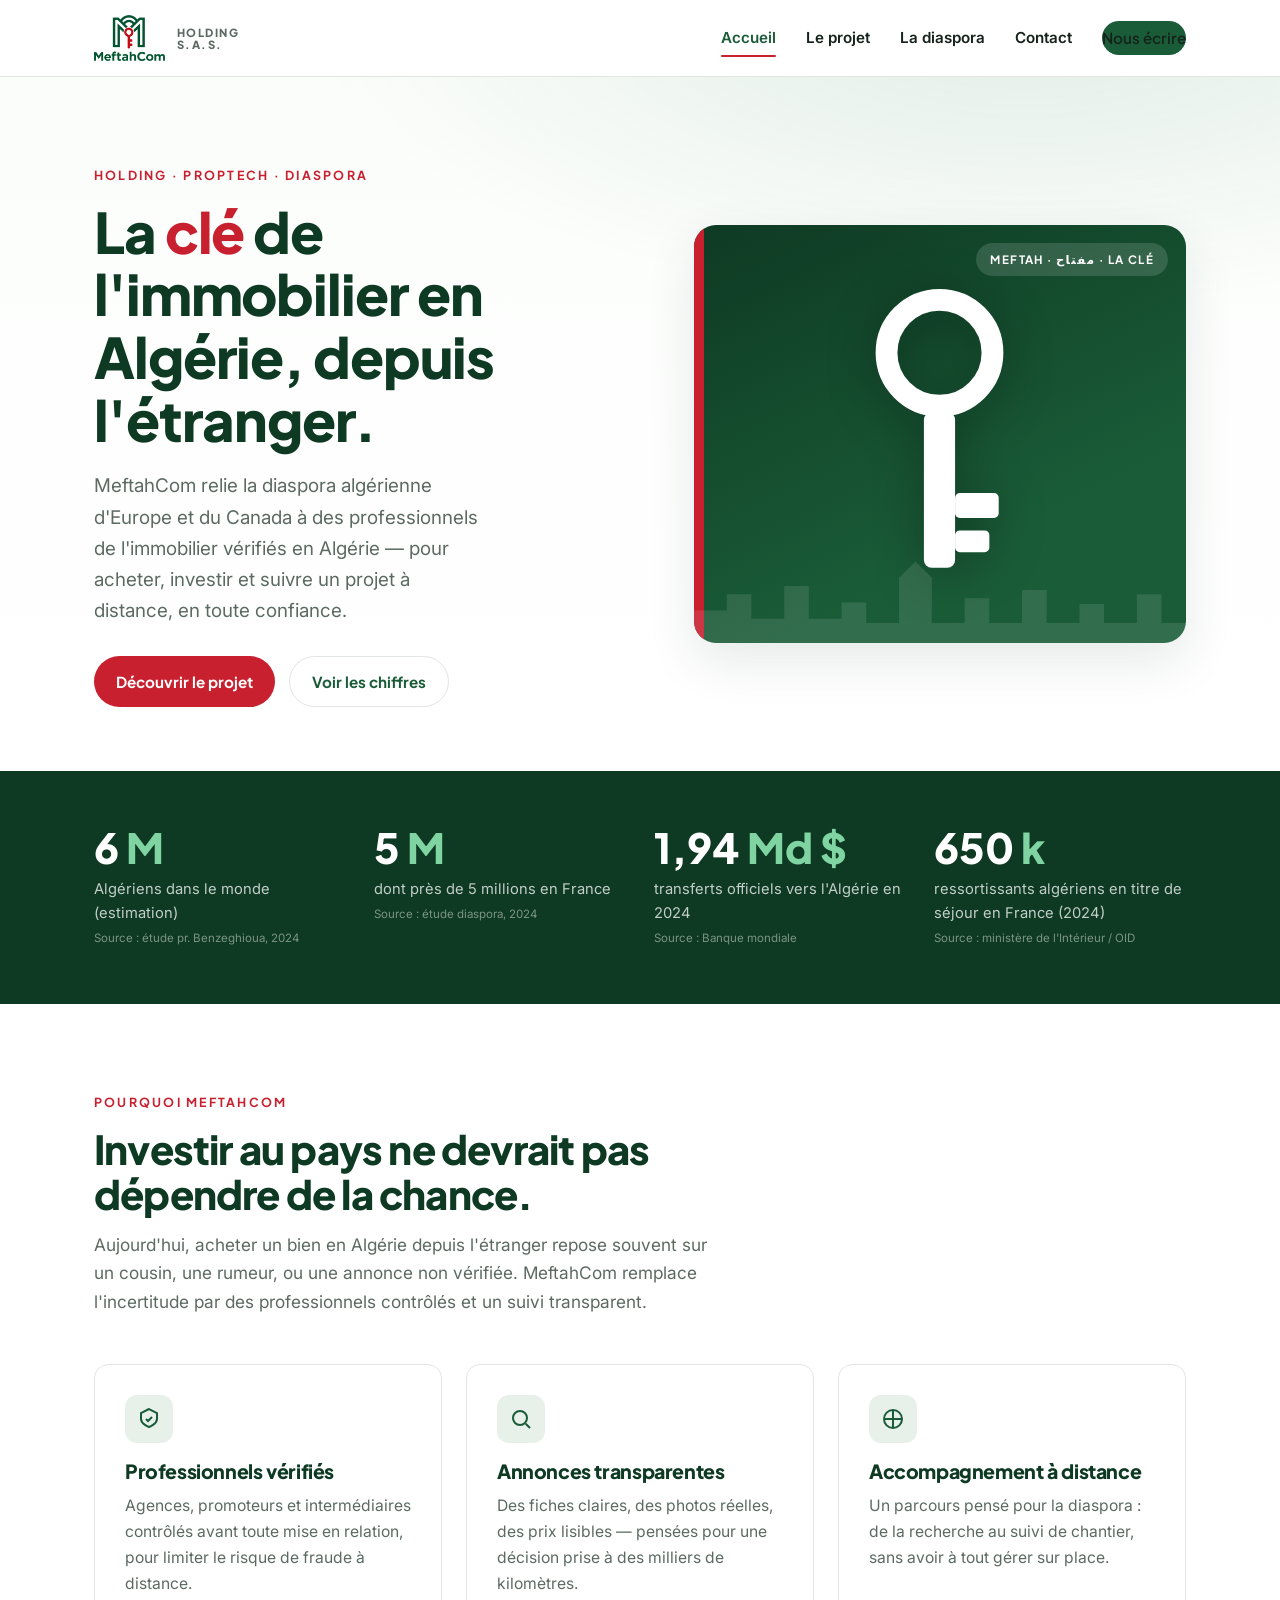
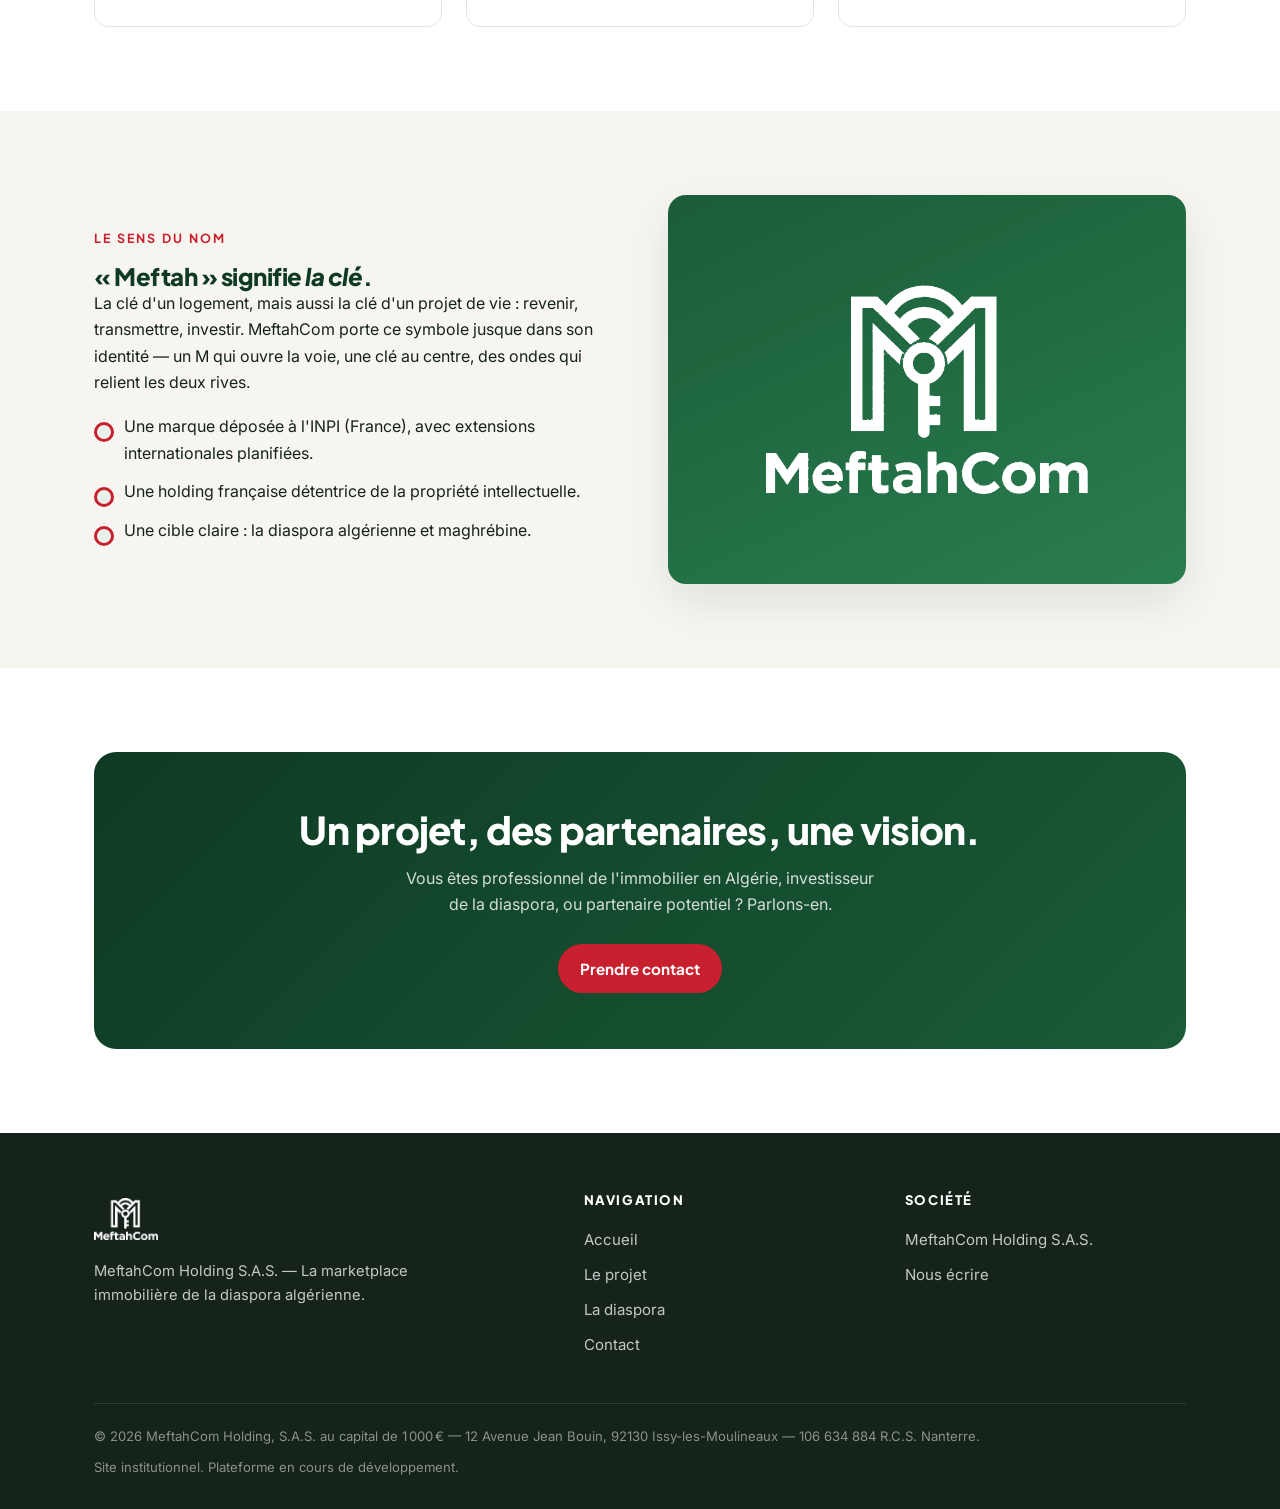
<file: index.html>
<!DOCTYPE html>
<html lang="fr">
<head>
<meta charset="UTF-8">
<meta name="viewport" content="width=device-width, initial-scale=1.0">
<title>MeftahCom Holding — La clé de l'immobilier en Algérie, depuis l'étranger</title>
<meta name="description" content="MeftahCom Holding S.A.S. développe la marketplace immobilière de la diaspora algérienne : acheter, investir et suivre un projet en Algérie depuis l'Europe et le Canada, avec des professionnels vérifiés.">
<link rel="icon" type="image/png" href="assets/logo.png">
<link rel="preconnect" href="https://fonts.googleapis.com">
<link rel="preconnect" href="https://fonts.gstatic.com" crossorigin>
<link href="https://fonts.googleapis.com/css2?family=Plus+Jakarta+Sans:wght@500;700;800&family=Inter:wght@400;500;600&display=swap" rel="stylesheet">
<link rel="stylesheet" href="assets/style.css">
</head>
<body>

<header class="site-header">
  <div class="wrap nav">
    <a class="brand" href="index.html" aria-label="MeftahCom Holding, accueil">
      <img src="assets/logo.png" alt="MeftahCom">
      <span class="holding">Holding<br>S.A.S.</span>
    </a>
    <nav class="nav-links" aria-label="Navigation principale">
      <a href="index.html" aria-current="page">Accueil</a>
      <a href="projet.html">Le projet</a>
      <a href="diaspora.html">La diaspora</a>
      <a href="contact.html">Contact</a>
      <a class="btn btn-primary" href="contact.html">Nous écrire</a>
    </nav>
    <button class="menu-toggle" aria-label="Ouvrir le menu"><span></span><span></span><span></span></button>
  </div>
</header>

<!-- HERO -->
<section class="hero">
  <div class="wrap hero-grid">
    <div class="reveal in">
      <span class="eyebrow">Holding · PropTech · Diaspora</span>
      <h1>La <span class="accent">clé</span> de l'immobilier en Algérie, depuis l'étranger.</h1>
      <p class="lead">MeftahCom relie la diaspora algérienne d'Europe et du Canada à des professionnels de l'immobilier vérifiés en Algérie — pour acheter, investir et suivre un projet à distance, en toute confiance.</p>
      <div class="hero-cta">
        <a class="btn btn-red" href="projet.html">Découvrir le projet</a>
        <a class="btn btn-ghost" href="diaspora.html">Voir les chiffres</a>
      </div>
    </div>
    <div class="hero-visual reveal in" aria-hidden="true">
      <span class="flagstrip"></span>
      <span class="tag">Meftah · مفتاح · la clé</span>
      <!-- clé stylisée -->
      <svg class="keymark" viewBox="0 0 120 200" fill="none" xmlns="http://www.w3.org/2000/svg">
        <circle cx="60" cy="48" r="34" stroke="#ffffff" stroke-width="14"/>
        <rect x="50" y="86" width="20" height="100" rx="5" fill="#ffffff"/>
        <rect x="70" y="138" width="28" height="16" rx="3" fill="#ffffff"/>
        <rect x="70" y="162" width="22" height="14" rx="3" fill="#ffffff"/>
      </svg>
      <!-- skyline Alger stylisée -->
      <svg class="skyline" viewBox="0 0 600 120" preserveAspectRatio="none" xmlns="http://www.w3.org/2000/svg">
        <path d="M0 120 V80 H40 V60 H70 V90 H110 V50 H140 V90 H180 V70 H210 V95 H250 V40 L270 20 L290 40 V95 H330 V65 H360 V95 H400 V55 H430 V95 H470 V72 H500 V95 H540 V60 H570 V95 H600 V120 Z" fill="rgba(255,255,255,0.12)"/>
      </svg>
    </div>
  </div>
</section>

<!-- STATS -->
<section class="stats-band">
  <div class="wrap stats-grid">
    <div class="stat reveal">
      <div class="num" data-count="6" data-suffix=" M">6<span> M</span></div>
      <div class="label">Algériens dans le monde (estimation)</div>
      <div class="src">Source : étude pr. Benzeghioua, 2024</div>
    </div>
    <div class="stat reveal">
      <div class="num" data-count="5" data-suffix=" M">5<span> M</span></div>
      <div class="label">dont près de 5 millions en France</div>
      <div class="src">Source : étude diaspora, 2024</div>
    </div>
    <div class="stat reveal">
      <div class="num" data-count="1.94" data-decimals="2" data-suffix=" Md $">1,94<span> Md $</span></div>
      <div class="label">transferts officiels vers l'Algérie en 2024</div>
      <div class="src">Source : Banque mondiale</div>
    </div>
    <div class="stat reveal">
      <div class="num" data-count="650" data-suffix=" k">650<span> k</span></div>
      <div class="label">ressortissants algériens en titre de séjour en France (2024)</div>
      <div class="src">Source : ministère de l'Intérieur / OID</div>
    </div>
  </div>
</section>

<!-- PROBLÈME / VALEUR -->
<section class="section">
  <div class="wrap">
    <div class="section-head reveal">
      <span class="eyebrow">Pourquoi MeftahCom</span>
      <h2>Investir au pays ne devrait pas dépendre de la chance.</h2>
      <p>Aujourd'hui, acheter un bien en Algérie depuis l'étranger repose souvent sur un cousin, une rumeur, ou une annonce non vérifiée. MeftahCom remplace l'incertitude par des professionnels contrôlés et un suivi transparent.</p>
    </div>
    <div class="cards">
      <div class="card reveal">
        <div class="ico" aria-hidden="true">
          <svg width="24" height="24" fill="none" stroke="currentColor" stroke-width="2"><path d="M12 2 4 6v6c0 5 8 8 8 8s8-3 8-8V6l-8-4Z"/><path d="m9 12 2 2 4-4"/></svg>
        </div>
        <h3>Professionnels vérifiés</h3>
        <p>Agences, promoteurs et intermédiaires contrôlés avant toute mise en relation, pour limiter le risque de fraude à distance.</p>
      </div>
      <div class="card reveal">
        <div class="ico" aria-hidden="true">
          <svg width="24" height="24" fill="none" stroke="currentColor" stroke-width="2"><circle cx="11" cy="11" r="7"/><path d="m21 21-4.3-4.3"/></svg>
        </div>
        <h3>Annonces transparentes</h3>
        <p>Des fiches claires, des photos réelles, des prix lisibles — pensées pour une décision prise à des milliers de kilomètres.</p>
      </div>
      <div class="card reveal">
        <div class="ico" aria-hidden="true">
          <svg width="24" height="24" fill="none" stroke="currentColor" stroke-width="2"><path d="M3 12h18"/><path d="M12 3v18"/><circle cx="12" cy="12" r="9"/></svg>
        </div>
        <h3>Accompagnement à distance</h3>
        <p>Un parcours pensé pour la diaspora : de la recherche au suivi de chantier, sans avoir à tout gérer sur place.</p>
      </div>
    </div>
  </div>
</section>

<!-- SPLIT MARQUE -->
<section class="section alt">
  <div class="wrap split">
    <div class="reveal">
      <span class="eyebrow">Le sens du nom</span>
      <h2>« Meftah » signifie <em>la clé</em>.</h2>
      <p>La clé d'un logement, mais aussi la clé d'un projet de vie : revenir, transmettre, investir. MeftahCom porte ce symbole jusque dans son identité — un M qui ouvre la voie, une clé au centre, des ondes qui relient les deux rives.</p>
      <ul>
        <li>Une marque déposée à l'INPI (France), avec extensions internationales planifiées.</li>
        <li>Une holding française détentrice de la propriété intellectuelle.</li>
        <li>Une cible claire : la diaspora algérienne et maghrébine.</li>
      </ul>
    </div>
    <div class="panel reveal" aria-hidden="true" style="display:flex;align-items:center;justify-content:center;">
      <img src="assets/logo-blanc.png" alt="" style="width:62%;">
    </div>
  </div>
</section>

<!-- CTA -->
<section class="section">
  <div class="wrap">
    <div class="cta-band reveal">
      <h2>Un projet, des partenaires, une vision.</h2>
      <p>Vous êtes professionnel de l'immobilier en Algérie, investisseur de la diaspora, ou partenaire potentiel ? Parlons-en.</p>
      <a class="btn btn-red" href="contact.html">Prendre contact</a>
    </div>
  </div>
</section>

<!-- FOOTER -->
<footer class="site-footer">
  <div class="wrap">
    <div class="footer-grid">
      <div class="footer-brand">
        <a class="brand" href="index.html"><img src="assets/logo-blanc.png" alt="MeftahCom" style="height:42px;"></a>
        <p>MeftahCom Holding S.A.S. — La marketplace immobilière de la diaspora algérienne.</p>
      </div>
      <div>
        <h4>Navigation</h4>
        <a href="index.html">Accueil</a>
        <a href="projet.html">Le projet</a>
        <a href="diaspora.html">La diaspora</a>
        <a href="contact.html">Contact</a>
      </div>
      <div>
        <h4>Société</h4>
        <a href="projet.html#societe">MeftahCom Holding S.A.S.</a>
        <a href="contact.html">Nous écrire</a>
      </div>
    </div>
    <div class="legal">
      <span>© <span id="year">2026</span> MeftahCom Holding, S.A.S. au capital de 1 000 € — 12 Avenue Jean Bouin, 92130 Issy-les-Moulineaux — 106 634 884 R.C.S. Nanterre.</span>
      <span>Site institutionnel. Plateforme en cours de développement.</span>
    </div>
  </div>
</footer>

<script src="assets/main.js"></script>
</body>
</html>
</file>
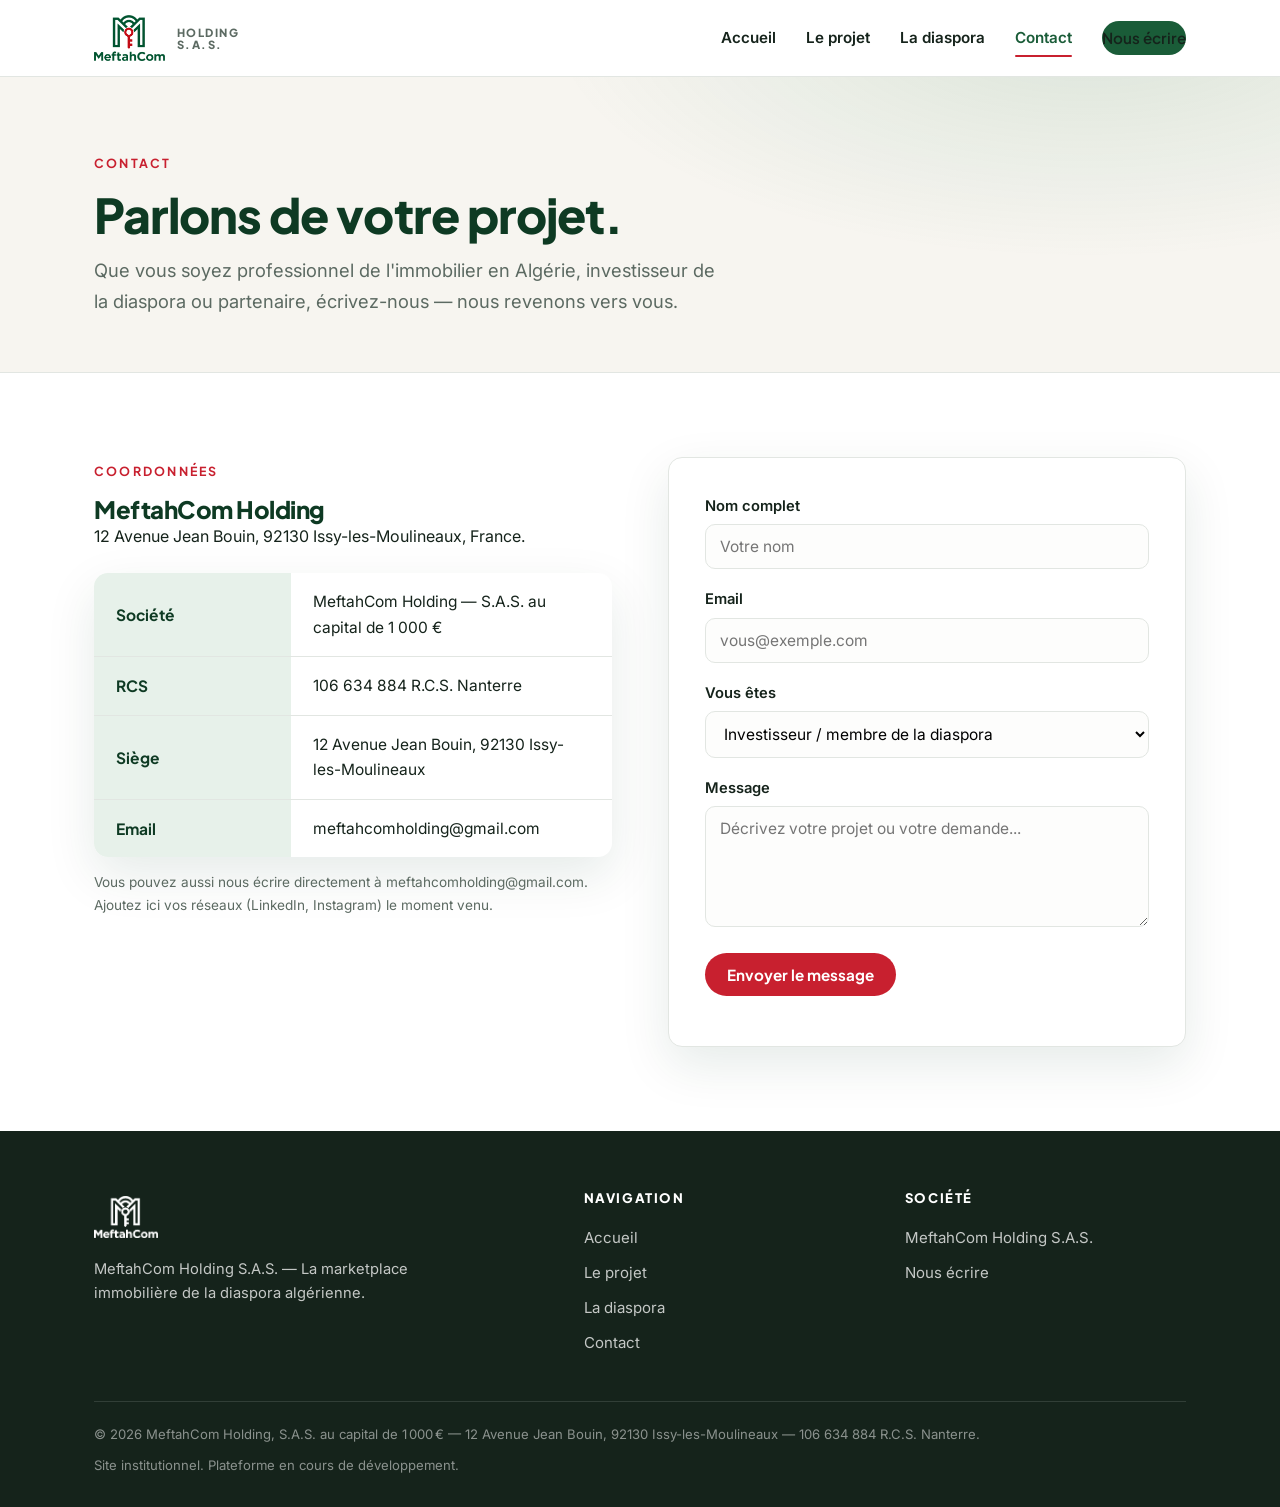
<file: contact.html>
<!DOCTYPE html>
<html lang="fr">
<head>
<meta charset="UTF-8">
<meta name="viewport" content="width=device-width, initial-scale=1.0">
<title>Contact — MeftahCom Holding S.A.S.</title>
<meta name="description" content="Contactez MeftahCom Holding : professionnels de l'immobilier en Algérie, investisseurs de la diaspora, partenaires.">
<link rel="icon" type="image/png" href="assets/logo.png">
<link rel="preconnect" href="https://fonts.googleapis.com">
<link rel="preconnect" href="https://fonts.gstatic.com" crossorigin>
<link href="https://fonts.googleapis.com/css2?family=Plus+Jakarta+Sans:wght@500;700;800&family=Inter:wght@400;500;600&display=swap" rel="stylesheet">
<link rel="stylesheet" href="assets/style.css">
</head>
<body>

<header class="site-header">
  <div class="wrap nav">
    <a class="brand" href="index.html" aria-label="MeftahCom Holding, accueil">
      <img src="assets/logo.png" alt="MeftahCom">
      <span class="holding">Holding<br>S.A.S.</span>
    </a>
    <nav class="nav-links" aria-label="Navigation principale">
      <a href="index.html">Accueil</a>
      <a href="projet.html">Le projet</a>
      <a href="diaspora.html">La diaspora</a>
      <a href="contact.html" aria-current="page">Contact</a>
      <a class="btn btn-primary" href="contact.html">Nous écrire</a>
    </nav>
    <button class="menu-toggle" aria-label="Ouvrir le menu"><span></span><span></span><span></span></button>
  </div>
</header>

<section class="page-hero">
  <div class="wrap reveal in">
    <span class="eyebrow">Contact</span>
    <h1>Parlons de votre projet.</h1>
    <p>Que vous soyez professionnel de l'immobilier en Algérie, investisseur de la diaspora ou partenaire, écrivez-nous — nous revenons vers vous.</p>
  </div>
</section>

<section class="section">
  <div class="wrap split" style="align-items:start;">
    <div class="reveal">
      <span class="eyebrow">Coordonnées</span>
      <h2>MeftahCom Holding</h2>
      <p>12 Avenue Jean Bouin, 92130 Issy-les-Moulineaux, France.</p>
      <table class="info-table" style="margin-top:24px;">
        <tr><th>Société</th><td>MeftahCom Holding — S.A.S. au capital de 1 000 €</td></tr>
        <tr><th>RCS</th><td>106 634 884 R.C.S. Nanterre</td></tr>
        <tr><th>Siège</th><td>12 Avenue Jean Bouin, 92130 Issy-les-Moulineaux</td></tr>
        <tr><th>Email</th><td><a href="mailto:meftahcomholding@gmail.com">meftahcomholding@gmail.com</a></td></tr>
      </table>
      <p class="note">Vous pouvez aussi nous écrire directement à <a href="mailto:meftahcomholding@gmail.com">meftahcomholding@gmail.com</a>. Ajoutez ici vos réseaux (LinkedIn, Instagram) le moment venu.</p>
    </div>

    <div class="reveal">
      <div class="form-card">
        <form id="contact-form">
          <div class="field">
            <label for="name">Nom complet</label>
            <input id="name" name="name" type="text" required autocomplete="name" placeholder="Votre nom">
          </div>
          <div class="field">
            <label for="email">Email</label>
            <input id="email" name="email" type="email" required autocomplete="email" placeholder="vous@exemple.com">
          </div>
          <div class="field">
            <label for="profile">Vous êtes</label>
            <select id="profile" name="profile">
              <option>Investisseur / membre de la diaspora</option>
              <option>Professionnel de l'immobilier en Algérie</option>
              <option>Partenaire potentiel</option>
              <option>Autre</option>
            </select>
          </div>
          <div class="field">
            <label for="message">Message</label>
            <textarea id="message" name="message" rows="5" required placeholder="Décrivez votre projet ou votre demande..."></textarea>
          </div>
          <button class="btn btn-red" type="submit">Envoyer le message</button>
          <p class="note" id="form-msg" role="status"></p>
        </form>
      </div>
    </div>
  </div>
</section>

<footer class="site-footer">
  <div class="wrap">
    <div class="footer-grid">
      <div class="footer-brand">
        <a class="brand" href="index.html"><img src="assets/logo-blanc.png" alt="MeftahCom" style="height:42px;"></a>
        <p>MeftahCom Holding S.A.S. — La marketplace immobilière de la diaspora algérienne.</p>
      </div>
      <div><h4>Navigation</h4><a href="index.html">Accueil</a><a href="projet.html">Le projet</a><a href="diaspora.html">La diaspora</a><a href="contact.html">Contact</a></div>
      <div><h4>Société</h4><a href="projet.html#societe">MeftahCom Holding S.A.S.</a><a href="contact.html">Nous écrire</a></div>
    </div>
    <div class="legal">
      <span>© <span id="year">2026</span> MeftahCom Holding, S.A.S. au capital de 1 000 € — 12 Avenue Jean Bouin, 92130 Issy-les-Moulineaux — 106 634 884 R.C.S. Nanterre.</span>
      <span>Site institutionnel. Plateforme en cours de développement.</span>
    </div>
  </div>
</footer>

<script src="assets/main.js"></script>
</body>
</html>
</file>
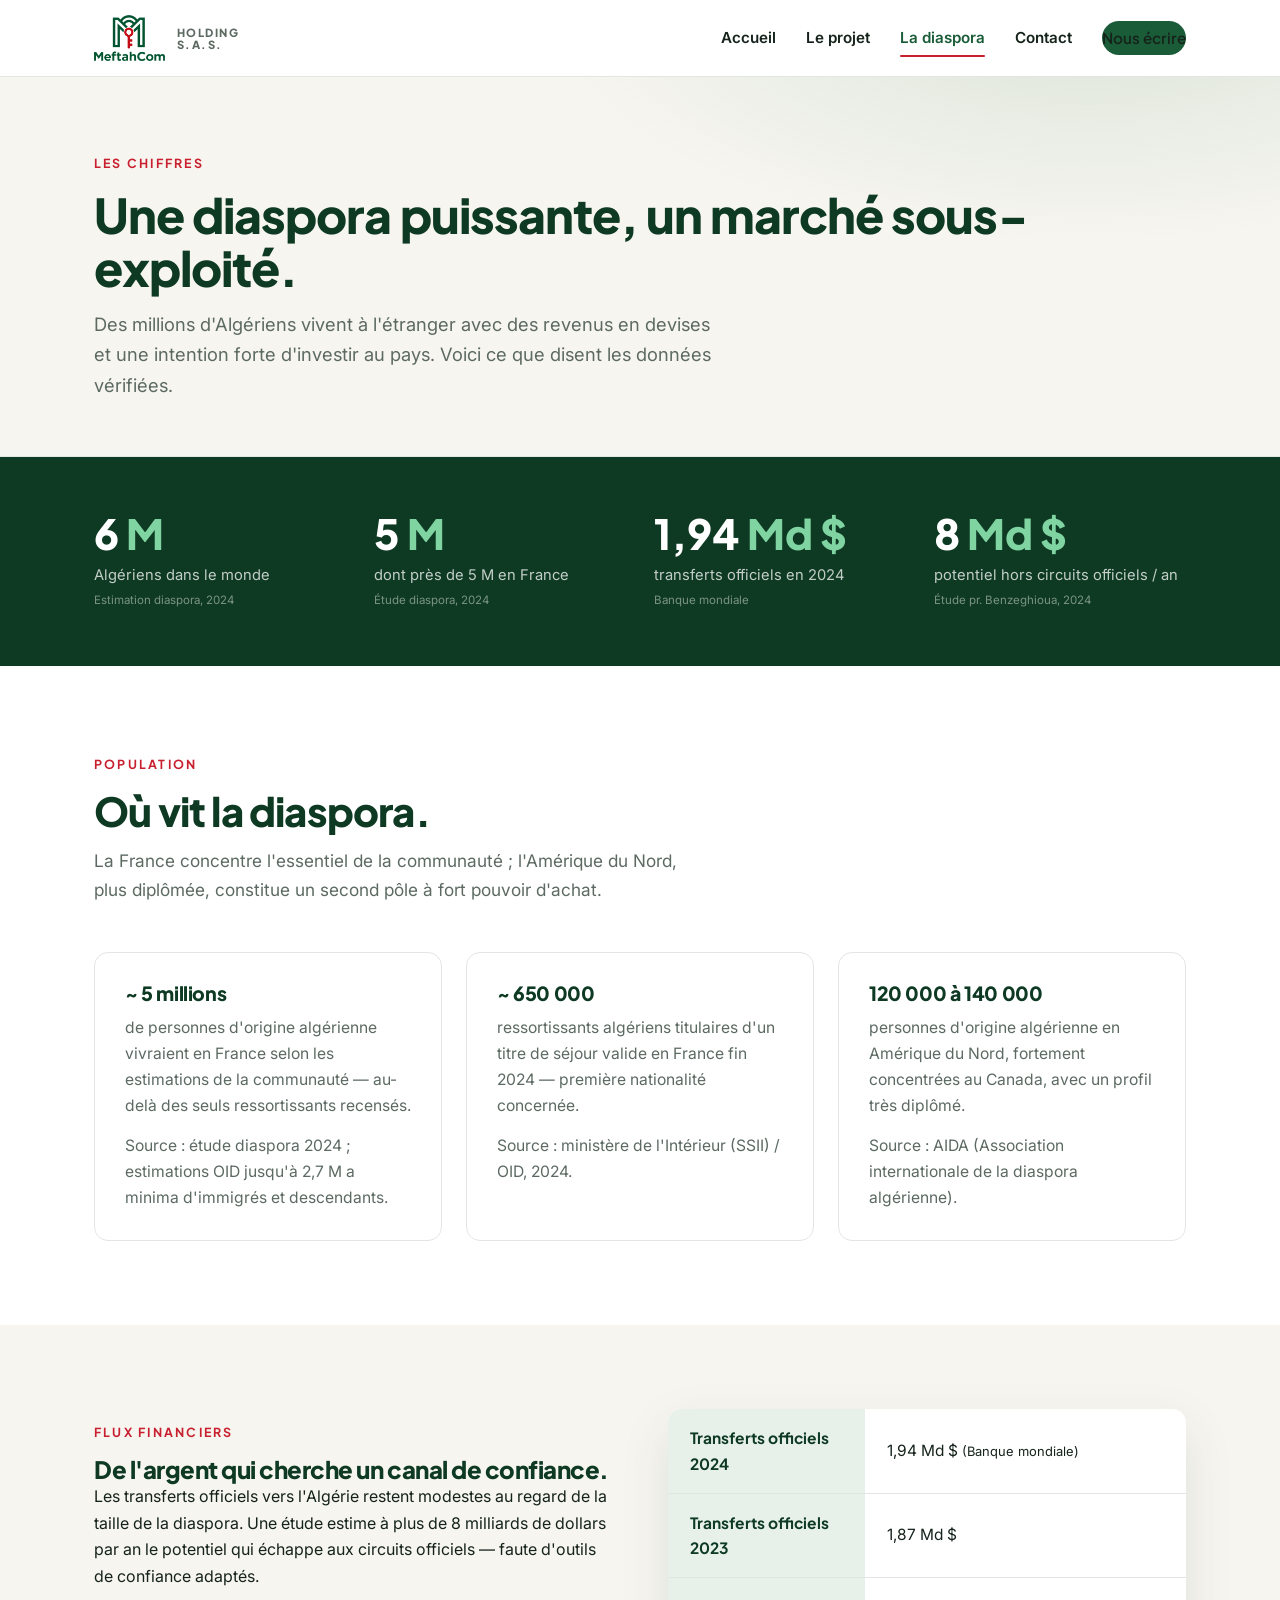
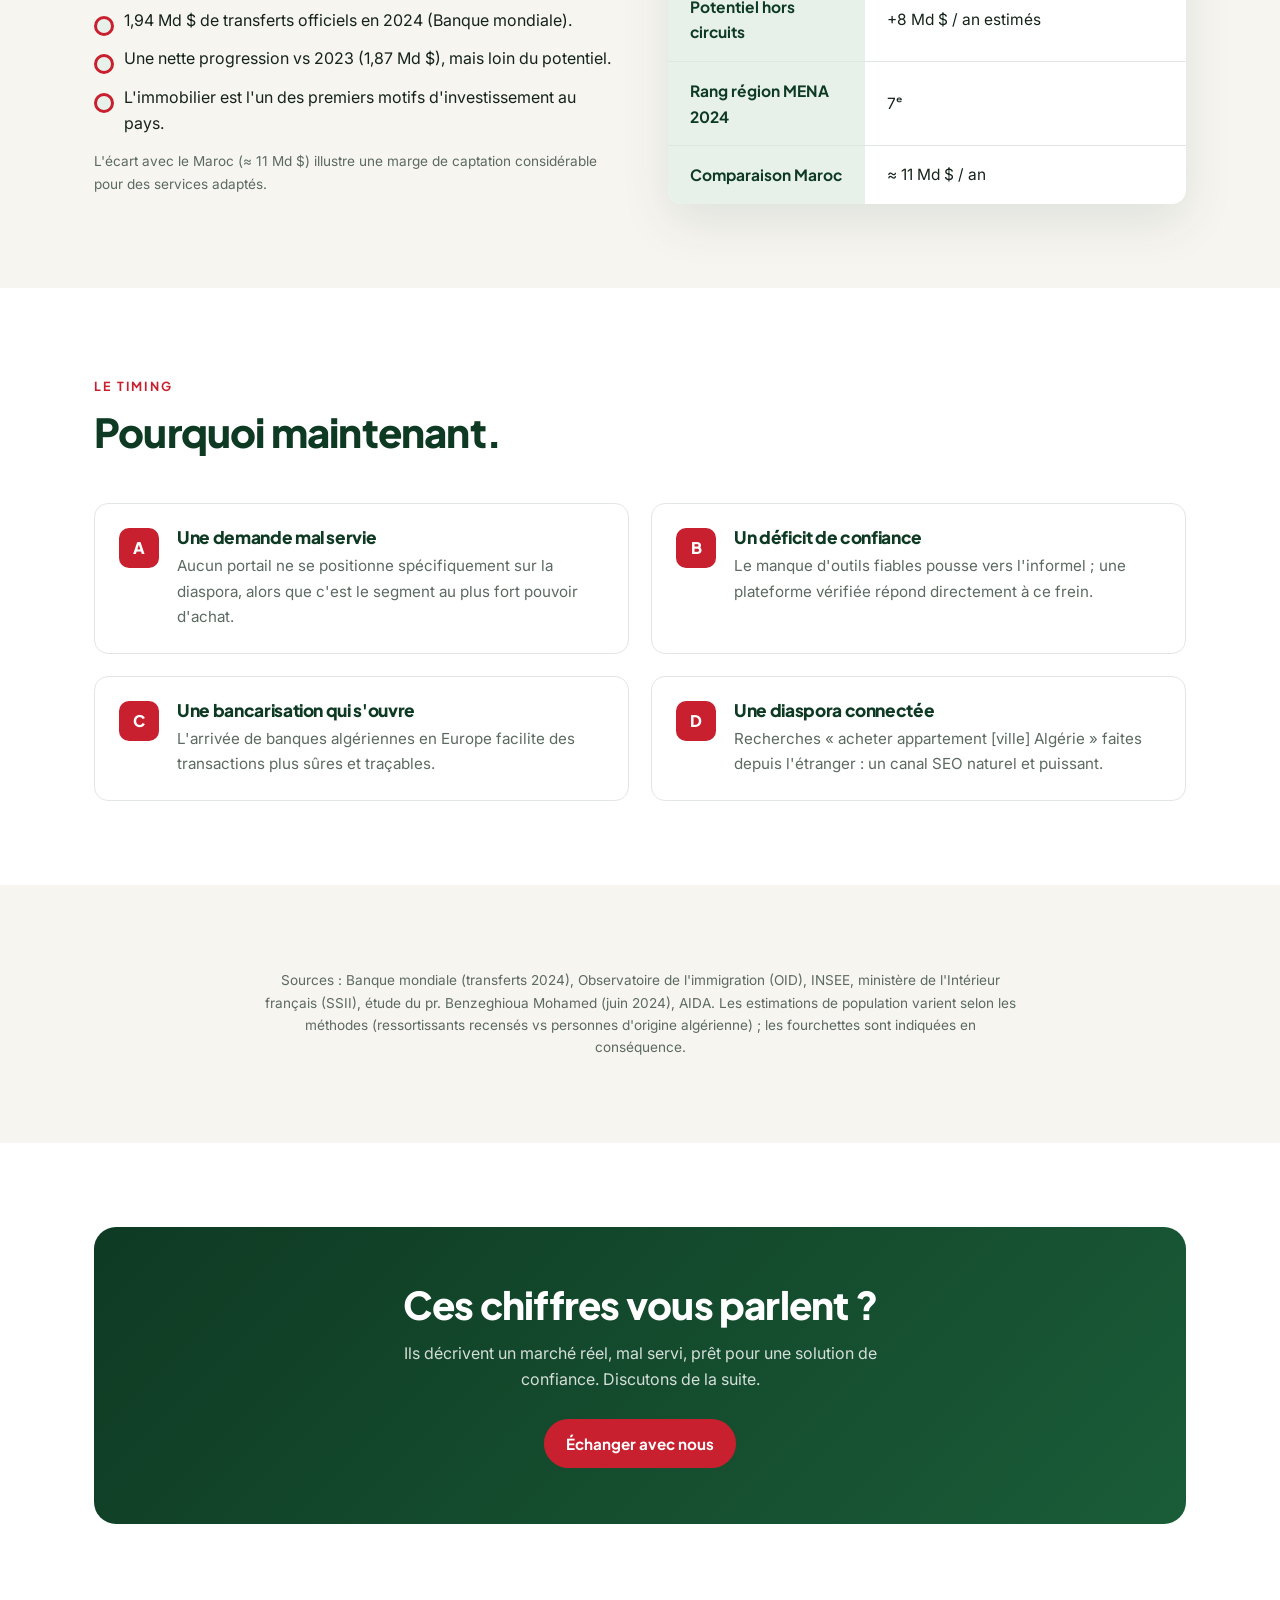
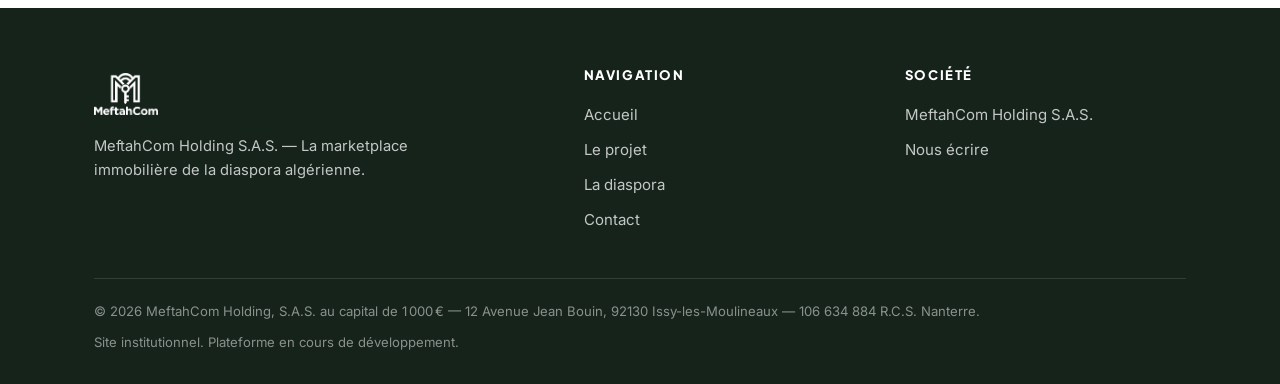
<file: diaspora.html>
<!DOCTYPE html>
<html lang="fr">
<head>
<meta charset="UTF-8">
<meta name="viewport" content="width=device-width, initial-scale=1.0">
<title>La diaspora algérienne en chiffres — MeftahCom Holding</title>
<meta name="description" content="Données vérifiées sur la diaspora algérienne : population, transferts de fonds, présence en France et au Canada. Sources Banque mondiale, OID, INSEE.">
<link rel="icon" type="image/png" href="assets/logo.png">
<link rel="preconnect" href="https://fonts.googleapis.com">
<link rel="preconnect" href="https://fonts.gstatic.com" crossorigin>
<link href="https://fonts.googleapis.com/css2?family=Plus+Jakarta+Sans:wght@500;700;800&family=Inter:wght@400;500;600&display=swap" rel="stylesheet">
<link rel="stylesheet" href="assets/style.css">
</head>
<body>

<header class="site-header">
  <div class="wrap nav">
    <a class="brand" href="index.html" aria-label="MeftahCom Holding, accueil">
      <img src="assets/logo.png" alt="MeftahCom">
      <span class="holding">Holding<br>S.A.S.</span>
    </a>
    <nav class="nav-links" aria-label="Navigation principale">
      <a href="index.html">Accueil</a>
      <a href="projet.html">Le projet</a>
      <a href="diaspora.html" aria-current="page">La diaspora</a>
      <a href="contact.html">Contact</a>
      <a class="btn btn-primary" href="contact.html">Nous écrire</a>
    </nav>
    <button class="menu-toggle" aria-label="Ouvrir le menu"><span></span><span></span><span></span></button>
  </div>
</header>

<section class="page-hero">
  <div class="wrap reveal in">
    <span class="eyebrow">Les chiffres</span>
    <h1>Une diaspora puissante, un marché sous-exploité.</h1>
    <p>Des millions d'Algériens vivent à l'étranger avec des revenus en devises et une intention forte d'investir au pays. Voici ce que disent les données vérifiées.</p>
  </div>
</section>

<!-- BANDEAU STATS -->
<section class="stats-band">
  <div class="wrap stats-grid">
    <div class="stat reveal"><div class="num" data-count="6" data-suffix=" M">6<span> M</span></div><div class="label">Algériens dans le monde</div><div class="src">Estimation diaspora, 2024</div></div>
    <div class="stat reveal"><div class="num" data-count="5" data-suffix=" M">5<span> M</span></div><div class="label">dont près de 5 M en France</div><div class="src">Étude diaspora, 2024</div></div>
    <div class="stat reveal"><div class="num" data-count="1.94" data-decimals="2" data-suffix=" Md $">1,94<span> Md $</span></div><div class="label">transferts officiels en 2024</div><div class="src">Banque mondiale</div></div>
    <div class="stat reveal"><div class="num" data-count="8" data-suffix=" Md $">8<span> Md $</span></div><div class="label">potentiel hors circuits officiels / an</div><div class="src">Étude pr. Benzeghioua, 2024</div></div>
  </div>
</section>

<!-- DÉTAIL -->
<section class="section">
  <div class="wrap">
    <div class="section-head reveal">
      <span class="eyebrow">Population</span>
      <h2>Où vit la diaspora.</h2>
      <p>La France concentre l'essentiel de la communauté ; l'Amérique du Nord, plus diplômée, constitue un second pôle à fort pouvoir d'achat.</p>
    </div>
    <div class="cards">
      <div class="card reveal">
        <h3>~ 5 millions</h3>
        <p>de personnes d'origine algérienne vivraient en France selon les estimations de la communauté — au-delà des seuls ressortissants recensés.</p>
        <p class="note">Source : étude diaspora 2024 ; estimations OID jusqu'à 2,7 M a minima d'immigrés et descendants.</p>
      </div>
      <div class="card reveal">
        <h3>~ 650 000</h3>
        <p>ressortissants algériens titulaires d'un titre de séjour valide en France fin 2024 — première nationalité concernée.</p>
        <p class="note">Source : ministère de l'Intérieur (SSII) / OID, 2024.</p>
      </div>
      <div class="card reveal">
        <h3>120 000 à 140 000</h3>
        <p>personnes d'origine algérienne en Amérique du Nord, fortement concentrées au Canada, avec un profil très diplômé.</p>
        <p class="note">Source : AIDA (Association internationale de la diaspora algérienne).</p>
      </div>
    </div>
  </div>
</section>

<!-- TRANSFERTS -->
<section class="section alt">
  <div class="wrap split">
    <div class="reveal">
      <span class="eyebrow">Flux financiers</span>
      <h2>De l'argent qui cherche un canal de confiance.</h2>
      <p>Les transferts officiels vers l'Algérie restent modestes au regard de la taille de la diaspora. Une étude estime à plus de 8 milliards de dollars par an le potentiel qui échappe aux circuits officiels — faute d'outils de confiance adaptés.</p>
      <ul>
        <li>1,94 Md $ de transferts officiels en 2024 (Banque mondiale).</li>
        <li>Une nette progression vs 2023 (1,87 Md $), mais loin du potentiel.</li>
        <li>L'immobilier est l'un des premiers motifs d'investissement au pays.</li>
      </ul>
      <p class="note">L'écart avec le Maroc (≈ 11 Md $) illustre une marge de captation considérable pour des services adaptés.</p>
    </div>
    <div class="reveal">
      <table class="info-table">
        <tr><th>Transferts officiels 2024</th><td>1,94 Md $ <small>(Banque mondiale)</small></td></tr>
        <tr><th>Transferts officiels 2023</th><td>1,87 Md $</td></tr>
        <tr><th>Potentiel hors circuits</th><td>+8 Md $ / an estimés</td></tr>
        <tr><th>Rang région MENA 2024</th><td>7ᵉ</td></tr>
        <tr><th>Comparaison Maroc</th><td>≈ 11 Md $ / an</td></tr>
      </table>
    </div>
  </div>
</section>

<!-- POURQUOI MAINTENANT -->
<section class="section">
  <div class="wrap">
    <div class="section-head reveal">
      <span class="eyebrow">Le timing</span>
      <h2>Pourquoi maintenant.</h2>
    </div>
    <div class="steps">
      <div class="step reveal"><div class="n">A</div><div><h3>Une demande mal servie</h3><p>Aucun portail ne se positionne spécifiquement sur la diaspora, alors que c'est le segment au plus fort pouvoir d'achat.</p></div></div>
      <div class="step reveal"><div class="n">B</div><div><h3>Un déficit de confiance</h3><p>Le manque d'outils fiables pousse vers l'informel ; une plateforme vérifiée répond directement à ce frein.</p></div></div>
      <div class="step reveal"><div class="n">C</div><div><h3>Une bancarisation qui s'ouvre</h3><p>L'arrivée de banques algériennes en Europe facilite des transactions plus sûres et traçables.</p></div></div>
      <div class="step reveal"><div class="n">D</div><div><h3>Une diaspora connectée</h3><p>Recherches « acheter appartement [ville] Algérie » faites depuis l'étranger : un canal SEO naturel et puissant.</p></div></div>
    </div>
  </div>
</section>

<section class="section alt">
  <div class="wrap">
    <p class="note reveal" style="max-width:760px;margin:0 auto;text-align:center;">
      Sources : Banque mondiale (transferts 2024), Observatoire de l'immigration (OID), INSEE, ministère de l'Intérieur français (SSII), étude du pr. Benzeghioua Mohamed (juin 2024), AIDA. Les estimations de population varient selon les méthodes (ressortissants recensés vs personnes d'origine algérienne) ; les fourchettes sont indiquées en conséquence.
    </p>
  </div>
</section>

<section class="section">
  <div class="wrap">
    <div class="cta-band reveal">
      <h2>Ces chiffres vous parlent ?</h2>
      <p>Ils décrivent un marché réel, mal servi, prêt pour une solution de confiance. Discutons de la suite.</p>
      <a class="btn btn-red" href="contact.html">Échanger avec nous</a>
    </div>
  </div>
</section>

<footer class="site-footer">
  <div class="wrap">
    <div class="footer-grid">
      <div class="footer-brand">
        <a class="brand" href="index.html"><img src="assets/logo-blanc.png" alt="MeftahCom" style="height:42px;"></a>
        <p>MeftahCom Holding S.A.S. — La marketplace immobilière de la diaspora algérienne.</p>
      </div>
      <div><h4>Navigation</h4><a href="index.html">Accueil</a><a href="projet.html">Le projet</a><a href="diaspora.html">La diaspora</a><a href="contact.html">Contact</a></div>
      <div><h4>Société</h4><a href="projet.html#societe">MeftahCom Holding S.A.S.</a><a href="contact.html">Nous écrire</a></div>
    </div>
    <div class="legal">
      <span>© <span id="year">2026</span> MeftahCom Holding, S.A.S. au capital de 1 000 € — 12 Avenue Jean Bouin, 92130 Issy-les-Moulineaux — 106 634 884 R.C.S. Nanterre.</span>
      <span>Site institutionnel. Plateforme en cours de développement.</span>
    </div>
  </div>
</footer>

<script src="assets/main.js"></script>
</body>
</html>
</file>
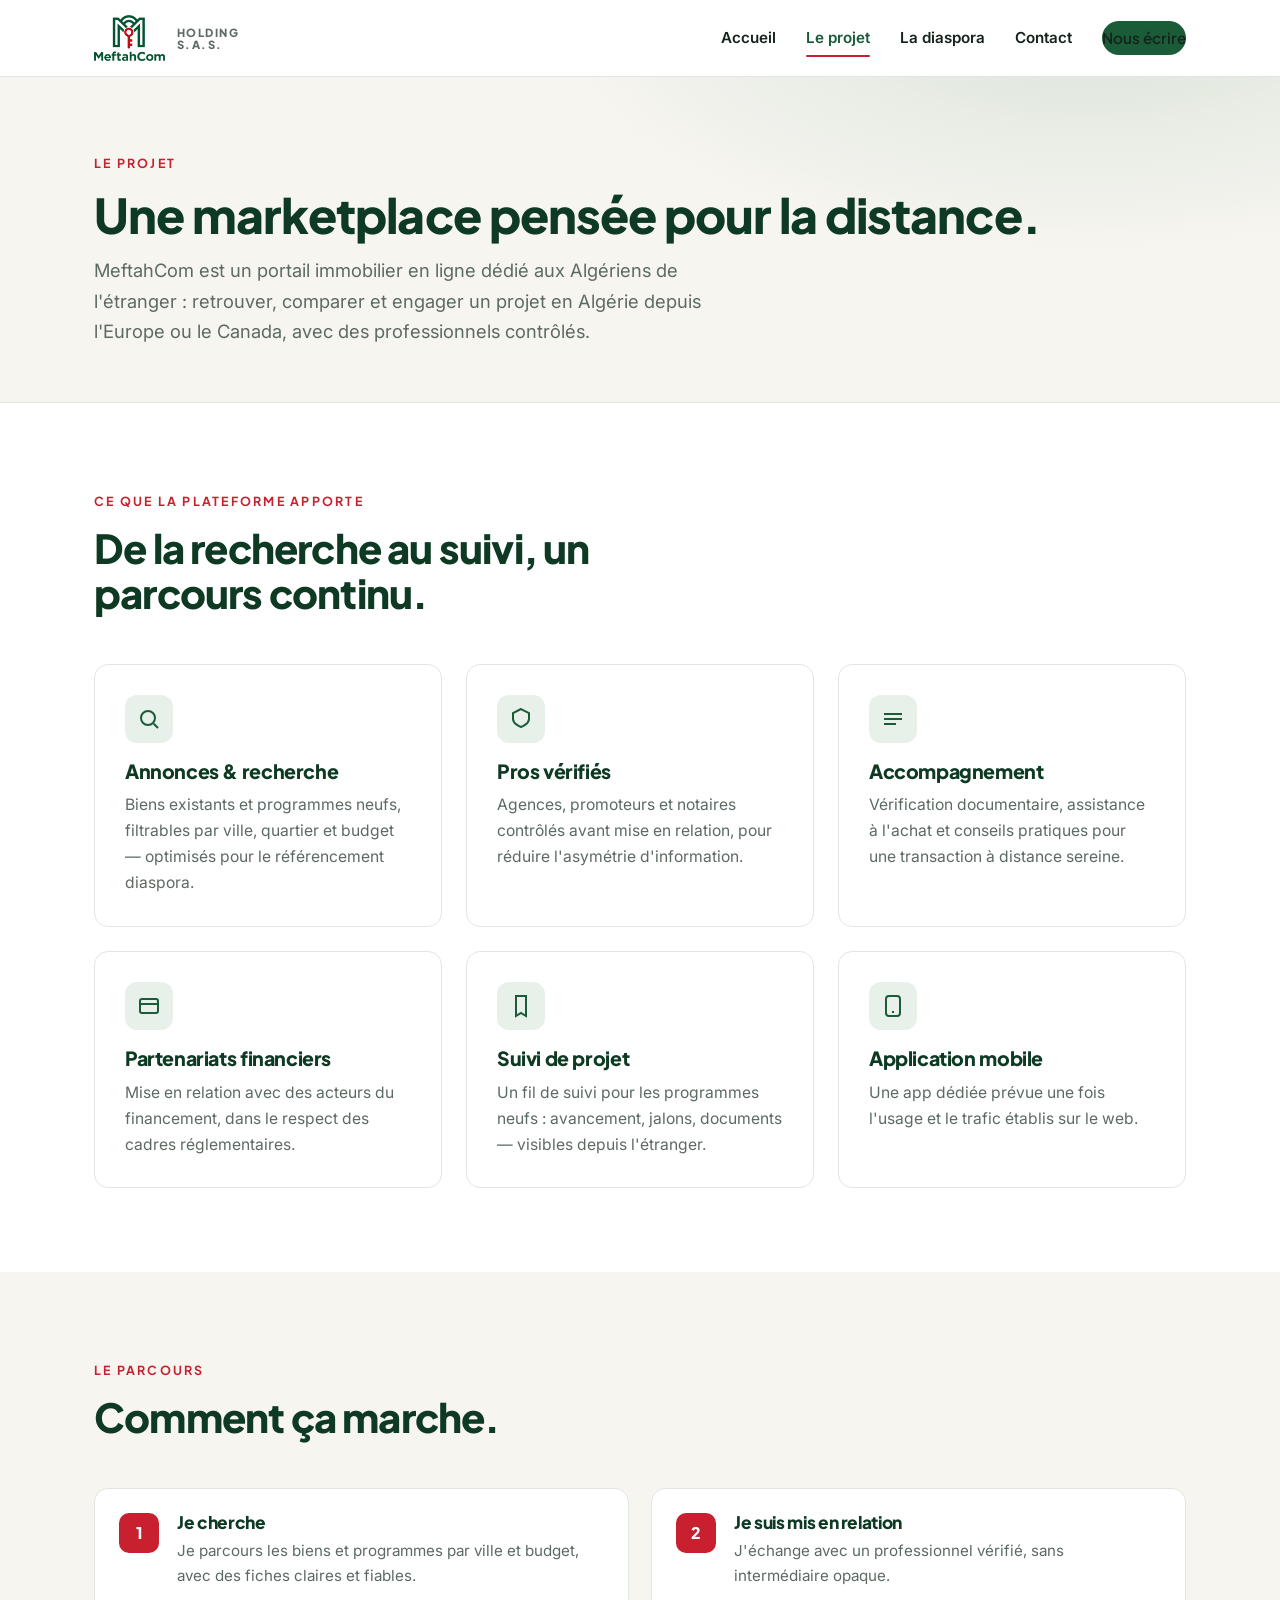
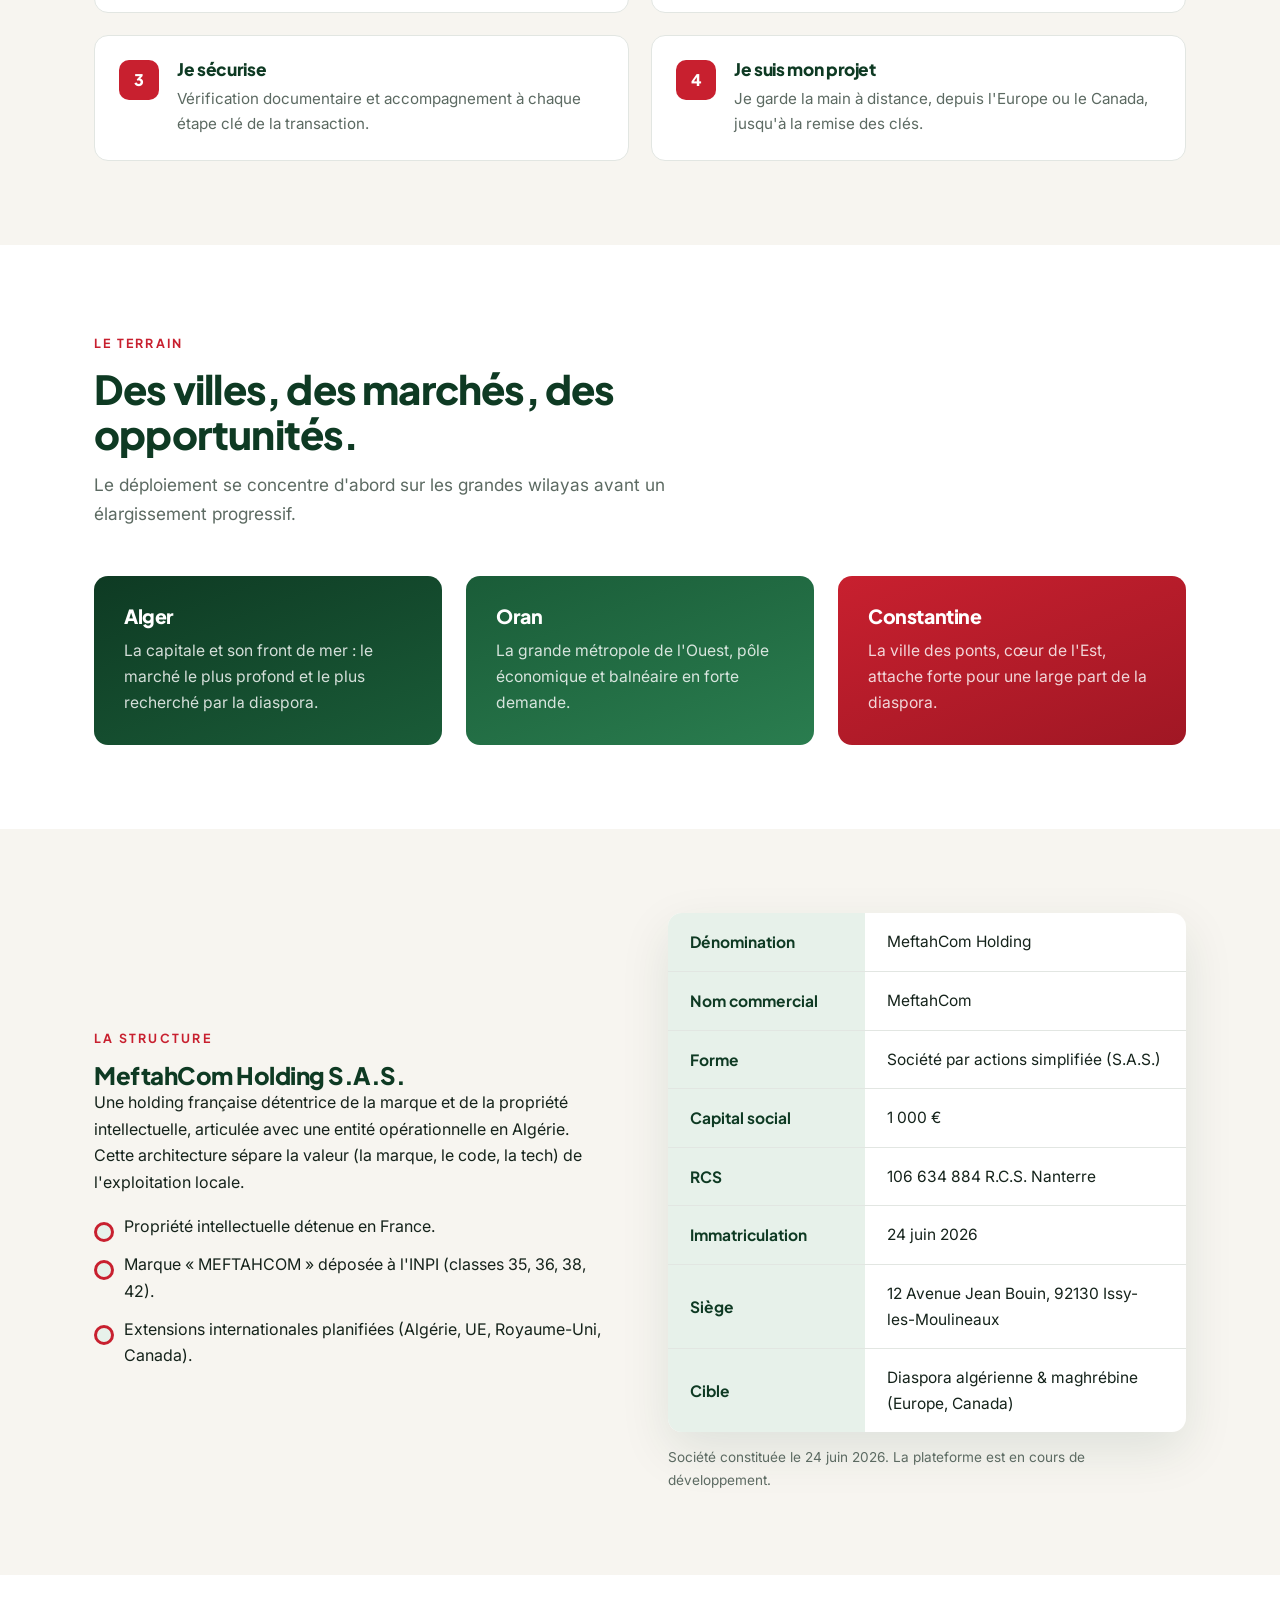
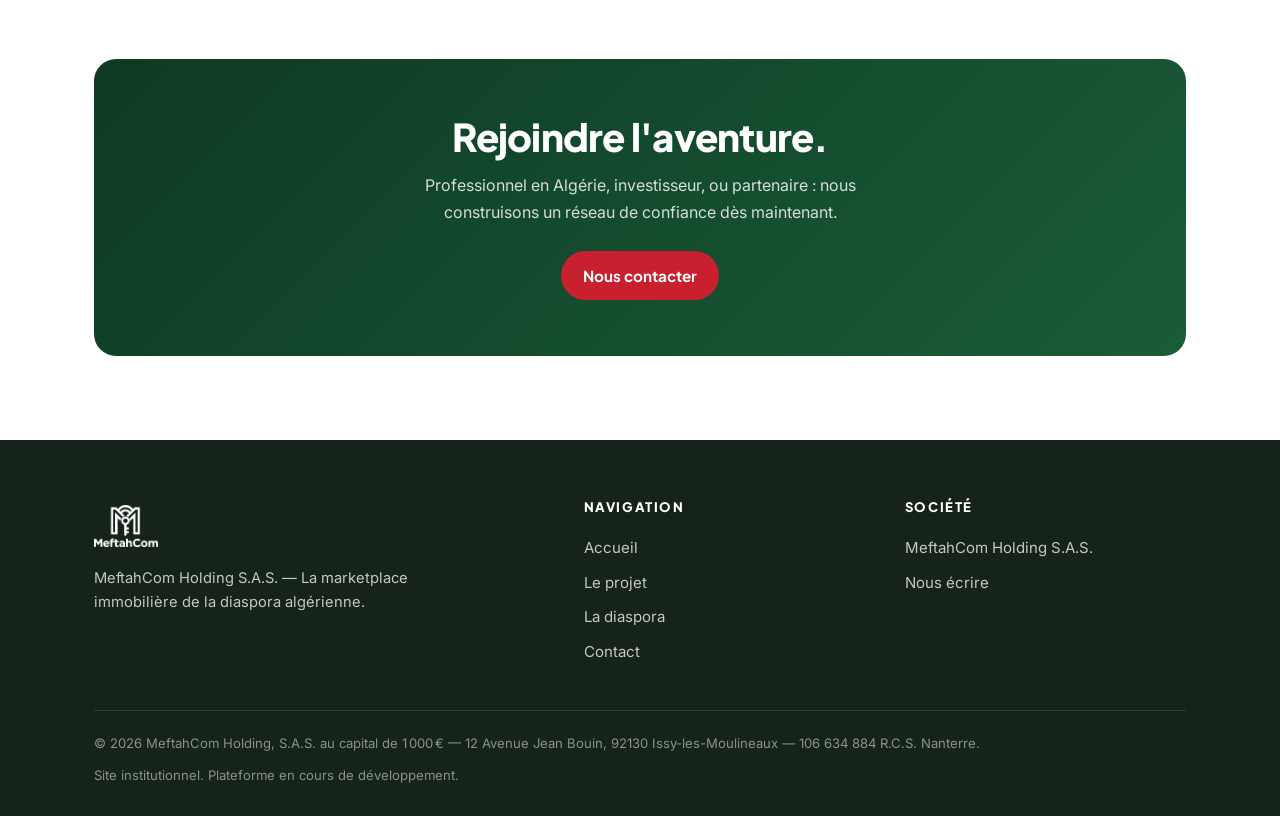
<file: projet.html>
<!DOCTYPE html>
<html lang="fr">
<head>
<meta charset="UTF-8">
<meta name="viewport" content="width=device-width, initial-scale=1.0">
<title>Le projet — MeftahCom Holding S.A.S.</title>
<meta name="description" content="MeftahCom : marketplace immobilière dédiée à la diaspora algérienne. Modèle, services, structure juridique et villes ciblées en Algérie.">
<link rel="icon" type="image/png" href="assets/logo.png">
<link rel="preconnect" href="https://fonts.googleapis.com">
<link rel="preconnect" href="https://fonts.gstatic.com" crossorigin>
<link href="https://fonts.googleapis.com/css2?family=Plus+Jakarta+Sans:wght@500;700;800&family=Inter:wght@400;500;600&display=swap" rel="stylesheet">
<link rel="stylesheet" href="assets/style.css">
</head>
<body>

<header class="site-header">
  <div class="wrap nav">
    <a class="brand" href="index.html" aria-label="MeftahCom Holding, accueil">
      <img src="assets/logo.png" alt="MeftahCom">
      <span class="holding">Holding<br>S.A.S.</span>
    </a>
    <nav class="nav-links" aria-label="Navigation principale">
      <a href="index.html">Accueil</a>
      <a href="projet.html" aria-current="page">Le projet</a>
      <a href="diaspora.html">La diaspora</a>
      <a href="contact.html">Contact</a>
      <a class="btn btn-primary" href="contact.html">Nous écrire</a>
    </nav>
    <button class="menu-toggle" aria-label="Ouvrir le menu"><span></span><span></span><span></span></button>
  </div>
</header>

<section class="page-hero">
  <div class="wrap reveal in">
    <span class="eyebrow">Le projet</span>
    <h1>Une marketplace pensée pour la distance.</h1>
    <p>MeftahCom est un portail immobilier en ligne dédié aux Algériens de l'étranger : retrouver, comparer et engager un projet en Algérie depuis l'Europe ou le Canada, avec des professionnels contrôlés.</p>
  </div>
</section>

<!-- SERVICES -->
<section class="section">
  <div class="wrap">
    <div class="section-head reveal">
      <span class="eyebrow">Ce que la plateforme apporte</span>
      <h2>De la recherche au suivi, un parcours continu.</h2>
    </div>
    <div class="cards">
      <div class="card reveal"><div class="ico" aria-hidden="true"><svg width="24" height="24" fill="none" stroke="currentColor" stroke-width="2"><circle cx="11" cy="11" r="7"/><path d="m21 21-4.3-4.3"/></svg></div><h3>Annonces & recherche</h3><p>Biens existants et programmes neufs, filtrables par ville, quartier et budget — optimisés pour le référencement diaspora.</p></div>
      <div class="card reveal"><div class="ico" aria-hidden="true"><svg width="24" height="24" fill="none" stroke="currentColor" stroke-width="2"><path d="M12 2 4 6v6c0 5 8 8 8 8s8-3 8-8V6l-8-4Z"/></svg></div><h3>Pros vérifiés</h3><p>Agences, promoteurs et notaires contrôlés avant mise en relation, pour réduire l'asymétrie d'information.</p></div>
      <div class="card reveal"><div class="ico" aria-hidden="true"><svg width="24" height="24" fill="none" stroke="currentColor" stroke-width="2"><path d="M3 7h18M3 12h18M3 17h12"/></svg></div><h3>Accompagnement</h3><p>Vérification documentaire, assistance à l'achat et conseils pratiques pour une transaction à distance sereine.</p></div>
      <div class="card reveal"><div class="ico" aria-hidden="true"><svg width="24" height="24" fill="none" stroke="currentColor" stroke-width="2"><rect x="3" y="5" width="18" height="14" rx="2"/><path d="M3 10h18"/></svg></div><h3>Partenariats financiers</h3><p>Mise en relation avec des acteurs du financement, dans le respect des cadres réglementaires.</p></div>
      <div class="card reveal"><div class="ico" aria-hidden="true"><svg width="24" height="24" fill="none" stroke="currentColor" stroke-width="2"><path d="M7 2h10v20l-5-3-5 3V2Z"/></svg></div><h3>Suivi de projet</h3><p>Un fil de suivi pour les programmes neufs : avancement, jalons, documents — visibles depuis l'étranger.</p></div>
      <div class="card reveal"><div class="ico" aria-hidden="true"><svg width="24" height="24" fill="none" stroke="currentColor" stroke-width="2"><rect x="5" y="2" width="14" height="20" rx="3"/><path d="M11 18h2"/></svg></div><h3>Application mobile</h3><p>Une app dédiée prévue une fois l'usage et le trafic établis sur le web.</p></div>
    </div>
  </div>
</section>

<!-- PROCESS -->
<section class="section alt">
  <div class="wrap">
    <div class="section-head reveal">
      <span class="eyebrow">Le parcours</span>
      <h2>Comment ça marche.</h2>
    </div>
    <div class="steps">
      <div class="step reveal"><div class="n">1</div><div><h3>Je cherche</h3><p>Je parcours les biens et programmes par ville et budget, avec des fiches claires et fiables.</p></div></div>
      <div class="step reveal"><div class="n">2</div><div><h3>Je suis mis en relation</h3><p>J'échange avec un professionnel vérifié, sans intermédiaire opaque.</p></div></div>
      <div class="step reveal"><div class="n">3</div><div><h3>Je sécurise</h3><p>Vérification documentaire et accompagnement à chaque étape clé de la transaction.</p></div></div>
      <div class="step reveal"><div class="n">4</div><div><h3>Je suis mon projet</h3><p>Je garde la main à distance, depuis l'Europe ou le Canada, jusqu'à la remise des clés.</p></div></div>
    </div>
  </div>
</section>

<!-- VILLES -->
<section class="section">
  <div class="wrap">
    <div class="section-head reveal">
      <span class="eyebrow">Le terrain</span>
      <h2>Des villes, des marchés, des opportunités.</h2>
      <p>Le déploiement se concentre d'abord sur les grandes wilayas avant un élargissement progressif.</p>
    </div>
    <div class="cards">
      <div class="card reveal" style="background:linear-gradient(160deg,var(--green-900),var(--green-700));color:#fff;border:0;">
        <h3 style="color:#fff;">Alger</h3>
        <p style="color:rgba(255,255,255,.82)">La capitale et son front de mer : le marché le plus profond et le plus recherché par la diaspora.</p>
      </div>
      <div class="card reveal" style="background:linear-gradient(160deg,var(--green-700),var(--green-500));color:#fff;border:0;">
        <h3 style="color:#fff;">Oran</h3>
        <p style="color:rgba(255,255,255,.82)">La grande métropole de l'Ouest, pôle économique et balnéaire en forte demande.</p>
      </div>
      <div class="card reveal" style="background:linear-gradient(160deg,var(--red),var(--red-dark));color:#fff;border:0;">
        <h3 style="color:#fff;">Constantine</h3>
        <p style="color:rgba(255,255,255,.82)">La ville des ponts, cœur de l'Est, attache forte pour une large part de la diaspora.</p>
      </div>
    </div>
  </div>
</section>

<!-- SOCIÉTÉ -->
<section class="section alt" id="societe">
  <div class="wrap split">
    <div class="reveal">
      <span class="eyebrow">La structure</span>
      <h2>MeftahCom Holding S.A.S.</h2>
      <p>Une holding française détentrice de la marque et de la propriété intellectuelle, articulée avec une entité opérationnelle en Algérie. Cette architecture sépare la valeur (la marque, le code, la tech) de l'exploitation locale.</p>
      <ul>
        <li>Propriété intellectuelle détenue en France.</li>
        <li>Marque « MEFTAHCOM » déposée à l'INPI (classes 35, 36, 38, 42).</li>
        <li>Extensions internationales planifiées (Algérie, UE, Royaume-Uni, Canada).</li>
      </ul>
    </div>
    <div class="reveal">
      <table class="info-table">
        <tr><th>Dénomination</th><td>MeftahCom Holding</td></tr>
        <tr><th>Nom commercial</th><td>MeftahCom</td></tr>
        <tr><th>Forme</th><td>Société par actions simplifiée (S.A.S.)</td></tr>
        <tr><th>Capital social</th><td>1 000 €</td></tr>
        <tr><th>RCS</th><td>106 634 884 R.C.S. Nanterre</td></tr>
        <tr><th>Immatriculation</th><td>24 juin 2026</td></tr>
        <tr><th>Siège</th><td>12 Avenue Jean Bouin, 92130 Issy-les-Moulineaux</td></tr>
        <tr><th>Cible</th><td>Diaspora algérienne & maghrébine (Europe, Canada)</td></tr>
      </table>
      <p class="note">Société constituée le 24 juin 2026. La plateforme est en cours de développement.</p>
    </div>
  </div>
</section>

<section class="section">
  <div class="wrap">
    <div class="cta-band reveal">
      <h2>Rejoindre l'aventure.</h2>
      <p>Professionnel en Algérie, investisseur, ou partenaire : nous construisons un réseau de confiance dès maintenant.</p>
      <a class="btn btn-red" href="contact.html">Nous contacter</a>
    </div>
  </div>
</section>

<footer class="site-footer">
  <div class="wrap">
    <div class="footer-grid">
      <div class="footer-brand">
        <a class="brand" href="index.html"><img src="assets/logo-blanc.png" alt="MeftahCom" style="height:42px;"></a>
        <p>MeftahCom Holding S.A.S. — La marketplace immobilière de la diaspora algérienne.</p>
      </div>
      <div><h4>Navigation</h4><a href="index.html">Accueil</a><a href="projet.html">Le projet</a><a href="diaspora.html">La diaspora</a><a href="contact.html">Contact</a></div>
      <div><h4>Société</h4><a href="projet.html#societe">MeftahCom Holding S.A.S.</a><a href="contact.html">Nous écrire</a></div>
    </div>
    <div class="legal">
      <span>© <span id="year">2026</span> MeftahCom Holding, S.A.S. au capital de 1 000 € — 12 Avenue Jean Bouin, 92130 Issy-les-Moulineaux — 106 634 884 R.C.S. Nanterre.</span>
      <span>Site institutionnel. Plateforme en cours de développement.</span>
    </div>
  </div>
</footer>

<script src="assets/main.js"></script>
</body>
</html>
</file>
<file: assets/style.css>
/* ============================================================
   MeftahCom Holding — Feuille de style
   Palette : vert MeftahCom + rouge clé (couleurs du drapeau algérien)
   ============================================================ */

:root {
  --green-900: #0e3a23;
  --green-700: #1a5c38;
  --green-500: #2a7d4f;
  --green-100: #e7f1ea;
  --red: #c8202f;
  --red-dark: #a01724;
  --cream: #f7f5f0;
  --ink: #15231b;
  --muted: #5c6a62;
  --white: #ffffff;
  --line: #e2e6e2;

  --font-display: 'Plus Jakarta Sans', 'Segoe UI', system-ui, sans-serif;
  --font-body: 'Inter', 'Segoe UI', system-ui, sans-serif;

  --maxw: 1140px;
  --radius: 14px;
  --shadow: 0 18px 50px rgba(14, 58, 35, 0.10);
}

* { box-sizing: border-box; margin: 0; padding: 0; }

html { scroll-behavior: smooth; }

body {
  font-family: var(--font-body);
  color: var(--ink);
  background: var(--white);
  line-height: 1.65;
  -webkit-font-smoothing: antialiased;
}

@media (prefers-reduced-motion: reduce) {
  html { scroll-behavior: auto; }
  * { animation: none !important; transition: none !important; }
}

a { color: inherit; text-decoration: none; }
img, svg { max-width: 100%; display: block; }

h1, h2, h3, h4 {
  font-family: var(--font-display);
  line-height: 1.12;
  font-weight: 800;
  color: var(--green-900);
  letter-spacing: -0.02em;
}

.wrap { max-width: var(--maxw); margin: 0 auto; padding: 0 24px; }

.eyebrow {
  display: inline-block;
  font-family: var(--font-display);
  font-weight: 700;
  font-size: 0.78rem;
  letter-spacing: 0.18em;
  text-transform: uppercase;
  color: var(--red);
  margin-bottom: 14px;
}

/* ---------- Header / nav ---------- */
.site-header {
  position: sticky; top: 0; z-index: 100;
  background: rgba(255,255,255,0.92);
  backdrop-filter: blur(10px);
  border-bottom: 1px solid var(--line);
}
.nav {
  display: flex; align-items: center; justify-content: space-between;
  height: 76px;
}
.brand { display: flex; align-items: center; gap: 12px; }
.brand svg, .brand img { height: 46px; width: auto; }
.brand .holding {
  font-family: var(--font-display); font-weight: 800;
  font-size: 0.7rem; letter-spacing: 0.14em; text-transform: uppercase;
  color: var(--muted); line-height: 1.1;
}
.nav-links { display: flex; align-items: center; gap: 30px; }
.nav-links a {
  font-weight: 600; font-size: 0.95rem; color: var(--ink);
  position: relative; padding: 4px 0;
}
.nav-links a:hover, .nav-links a[aria-current="page"] { color: var(--green-700); }
.nav-links a[aria-current="page"]::after {
  content: ""; position: absolute; bottom: -2px; left: 0; right: 0;
  height: 2px; background: var(--red); border-radius: 2px;
}
.btn {
  display: inline-flex; align-items: center; gap: 8px;
  font-family: var(--font-display); font-weight: 700; font-size: 0.95rem;
  padding: 12px 22px; border-radius: 999px; cursor: pointer;
  transition: transform .15s ease, box-shadow .15s ease, background .15s ease;
  border: 0;
}
.btn-primary { background: var(--green-700); color: #fff; }
.btn-primary:hover { background: var(--green-900); transform: translateY(-2px); box-shadow: var(--shadow); }
.btn-ghost { background: transparent; color: var(--green-700); border: 1.5px solid var(--line); }
.btn-ghost:hover { border-color: var(--green-700); }
.btn-red { background: var(--red); color: #fff; }
.btn-red:hover { background: var(--red-dark); transform: translateY(-2px); }

.menu-toggle { display: none; background: none; border: 0; cursor: pointer; }
.menu-toggle span { display: block; width: 24px; height: 2px; background: var(--green-900); margin: 5px 0; transition: .2s; }

/* ---------- Hero ---------- */
.hero {
  position: relative; overflow: hidden;
  background:
    radial-gradient(1200px 500px at 80% -10%, rgba(42,125,79,0.12), transparent 60%),
    linear-gradient(180deg, #fbfdfb 0%, var(--white) 100%);
  padding: 84px 0 64px;
}
.hero-grid {
  display: grid; grid-template-columns: 1.05fr 0.95fr; gap: 56px; align-items: center;
}
.hero h1 { font-size: clamp(2.2rem, 5vw, 3.5rem); margin-bottom: 20px; }
.hero h1 .accent { color: var(--red); }
.hero .lead { font-size: 1.18rem; color: var(--muted); max-width: 32ch; margin-bottom: 30px; }
.hero-cta { display: flex; gap: 14px; flex-wrap: wrap; }

/* Carte clé visuelle hero — porte stylisée */
.hero-visual {
  position: relative; aspect-ratio: 4/3.4;
  border-radius: 22px; overflow: hidden;
  background: linear-gradient(155deg, var(--green-900), var(--green-700) 70%);
  box-shadow: var(--shadow);
  display: flex; align-items: center; justify-content: center;
}
.hero-visual .skyline { position: absolute; bottom: 0; left: 0; right: 0; opacity: 0.9; }
.hero-visual .keymark { width: 38%; filter: drop-shadow(0 8px 24px rgba(0,0,0,.3)); }
.hero-visual .flagstrip { position: absolute; top: 0; left: 0; bottom: 0; width: 10px; background: var(--red); }
.hero-visual .tag {
  position: absolute; top: 18px; right: 18px;
  background: rgba(255,255,255,0.14); color: #fff;
  font-family: var(--font-display); font-weight: 700; font-size: 0.72rem;
  letter-spacing: 0.12em; text-transform: uppercase;
  padding: 7px 14px; border-radius: 999px; backdrop-filter: blur(4px);
}

/* ---------- Bandeau stats ---------- */
.stats-band { background: var(--green-900); color: #fff; padding: 56px 0; }
.stats-grid { display: grid; grid-template-columns: repeat(4, 1fr); gap: 28px; }
.stat .num {
  font-family: var(--font-display); font-weight: 800;
  font-size: clamp(1.9rem, 3.5vw, 2.6rem); color: #fff; line-height: 1;
}
.stat .num span { color: #7fd4a2; }
.stat .label { font-size: 0.92rem; color: rgba(255,255,255,0.75); margin-top: 8px; }
.stat .src { font-size: 0.72rem; color: rgba(255,255,255,0.45); margin-top: 4px; }

/* ---------- Sections ---------- */
.section { padding: 84px 0; }
.section.alt { background: var(--cream); }
.section-head { max-width: 620px; margin-bottom: 48px; }
.section-head h2 { font-size: clamp(1.8rem, 3.5vw, 2.5rem); margin-bottom: 14px; }
.section-head p { color: var(--muted); font-size: 1.08rem; }

/* Cards */
.cards { display: grid; grid-template-columns: repeat(3, 1fr); gap: 24px; }
.card {
  background: #fff; border: 1px solid var(--line); border-radius: var(--radius);
  padding: 30px; transition: transform .2s ease, box-shadow .2s ease, border-color .2s;
}
.card:hover { transform: translateY(-4px); box-shadow: var(--shadow); border-color: transparent; }
.card .ico {
  width: 48px; height: 48px; border-radius: 12px;
  background: var(--green-100); color: var(--green-700);
  display: flex; align-items: center; justify-content: center; margin-bottom: 18px;
}
.card h3 { font-size: 1.22rem; margin-bottom: 10px; }
.card p { color: var(--muted); font-size: 0.98rem; }

/* Liste valeurs / process */
.steps { display: grid; grid-template-columns: repeat(2, 1fr); gap: 22px; }
.step {
  display: flex; gap: 18px; padding: 24px;
  background: #fff; border: 1px solid var(--line); border-radius: var(--radius);
}
.step .n {
  flex: 0 0 auto; width: 40px; height: 40px; border-radius: 10px;
  background: var(--red); color: #fff; font-family: var(--font-display);
  font-weight: 800; display: flex; align-items: center; justify-content: center;
}
.step h3 { font-size: 1.08rem; margin-bottom: 6px; }
.step p { color: var(--muted); font-size: 0.95rem; }

/* Split (image + texte) */
.split { display: grid; grid-template-columns: 1fr 1fr; gap: 56px; align-items: center; }
.split .panel {
  border-radius: 18px; overflow: hidden; box-shadow: var(--shadow);
  background: linear-gradient(155deg, var(--green-700), var(--green-500));
  aspect-ratio: 4/3; position: relative;
}
.split ul { list-style: none; margin-top: 18px; }
.split li { padding-left: 30px; position: relative; margin-bottom: 12px; color: var(--ink); }
.split li::before {
  content: ""; position: absolute; left: 0; top: 9px;
  width: 14px; height: 14px; border-radius: 50%;
  background: var(--green-100); border: 3px solid var(--red);
}

/* CTA band */
.cta-band {
  background: linear-gradient(135deg, var(--green-900), var(--green-700));
  color: #fff; border-radius: 22px; padding: 56px; text-align: center;
  margin: 0 auto;
}
.cta-band h2 { color: #fff; font-size: clamp(1.8rem,3.5vw,2.4rem); margin-bottom: 14px; }
.cta-band p { color: rgba(255,255,255,0.82); max-width: 48ch; margin: 0 auto 26px; }

/* ---------- Footer ---------- */
.site-footer { background: var(--ink); color: rgba(255,255,255,0.75); padding: 60px 0 30px; }
.footer-grid { display: grid; grid-template-columns: 1.6fr 1fr 1fr; gap: 40px; }
.footer-grid h4 { color: #fff; font-size: 0.82rem; letter-spacing: 0.12em; text-transform: uppercase; margin-bottom: 16px; }
.footer-grid a { display: block; padding: 5px 0; font-size: 0.94rem; }
.footer-grid a:hover { color: #fff; }
.footer-brand p { font-size: 0.92rem; max-width: 38ch; margin-top: 14px; }
.legal {
  border-top: 1px solid rgba(255,255,255,0.12); margin-top: 40px; padding-top: 22px;
  display: flex; justify-content: space-between; flex-wrap: wrap; gap: 10px;
  font-size: 0.82rem; color: rgba(255,255,255,0.5);
}

/* ---------- Page header (sous-pages) ---------- */
.page-hero {
  background:
    radial-gradient(900px 400px at 85% -20%, rgba(42,125,79,0.14), transparent 60%),
    var(--cream);
  padding: 72px 0 56px; border-bottom: 1px solid var(--line);
}
.page-hero h1 { font-size: clamp(2rem, 4.5vw, 3rem); margin-bottom: 14px; }
.page-hero p { color: var(--muted); font-size: 1.15rem; max-width: 52ch; }

/* Tableau infos */
.info-table { width: 100%; border-collapse: collapse; background: #fff; border-radius: var(--radius); overflow: hidden; box-shadow: var(--shadow); }
.info-table th, .info-table td { text-align: left; padding: 16px 22px; border-bottom: 1px solid var(--line); font-size: 0.97rem; }
.info-table th { background: var(--green-100); color: var(--green-900); font-family: var(--font-display); width: 38%; }
.info-table tr:last-child th, .info-table tr:last-child td { border-bottom: 0; }

/* Form */
.form-card { background: #fff; border: 1px solid var(--line); border-radius: var(--radius); padding: 36px; box-shadow: var(--shadow); }
.field { margin-bottom: 18px; }
.field label { display: block; font-weight: 600; font-size: 0.92rem; margin-bottom: 6px; }
.field input, .field textarea, .field select {
  width: 100%; padding: 12px 14px; border: 1.5px solid var(--line); border-radius: 10px;
  font-family: var(--font-body); font-size: 0.97rem; background: #fdfdfc;
}
.field input:focus, .field textarea:focus, .field select:focus {
  outline: none; border-color: var(--green-700); box-shadow: 0 0 0 3px rgba(42,125,79,0.12);
}
.note { font-size: 0.85rem; color: var(--muted); margin-top: 14px; }

/* Reveal animation — progressive : visible par défaut, masqué seulement si JS actif */
.js .reveal { opacity: 0; transform: translateY(18px); transition: opacity .6s ease, transform .6s ease; }
.js .reveal.in { opacity: 1; transform: none; }
@media (prefers-reduced-motion: reduce) {
  .js .reveal { opacity: 1; transform: none; }
}

/* ---------- Responsive ---------- */
@media (max-width: 900px) {
  .hero-grid, .split { grid-template-columns: 1fr; gap: 36px; }
  .stats-grid { grid-template-columns: repeat(2, 1fr); }
  .cards { grid-template-columns: 1fr 1fr; }
  .footer-grid { grid-template-columns: 1fr 1fr; }
  .steps { grid-template-columns: 1fr; }
}
@media (max-width: 640px) {
  .nav-links { display: none; }
  .menu-toggle { display: block; }
  .nav-links.open {
    display: flex; flex-direction: column; position: absolute; top: 76px; left: 0; right: 0;
    background: #fff; padding: 20px 24px; gap: 18px; border-bottom: 1px solid var(--line);
  }
  .cards, .stats-grid, .footer-grid { grid-template-columns: 1fr; }
  .cta-band { padding: 36px 24px; }
  .legal { flex-direction: column; }
}
</file>
